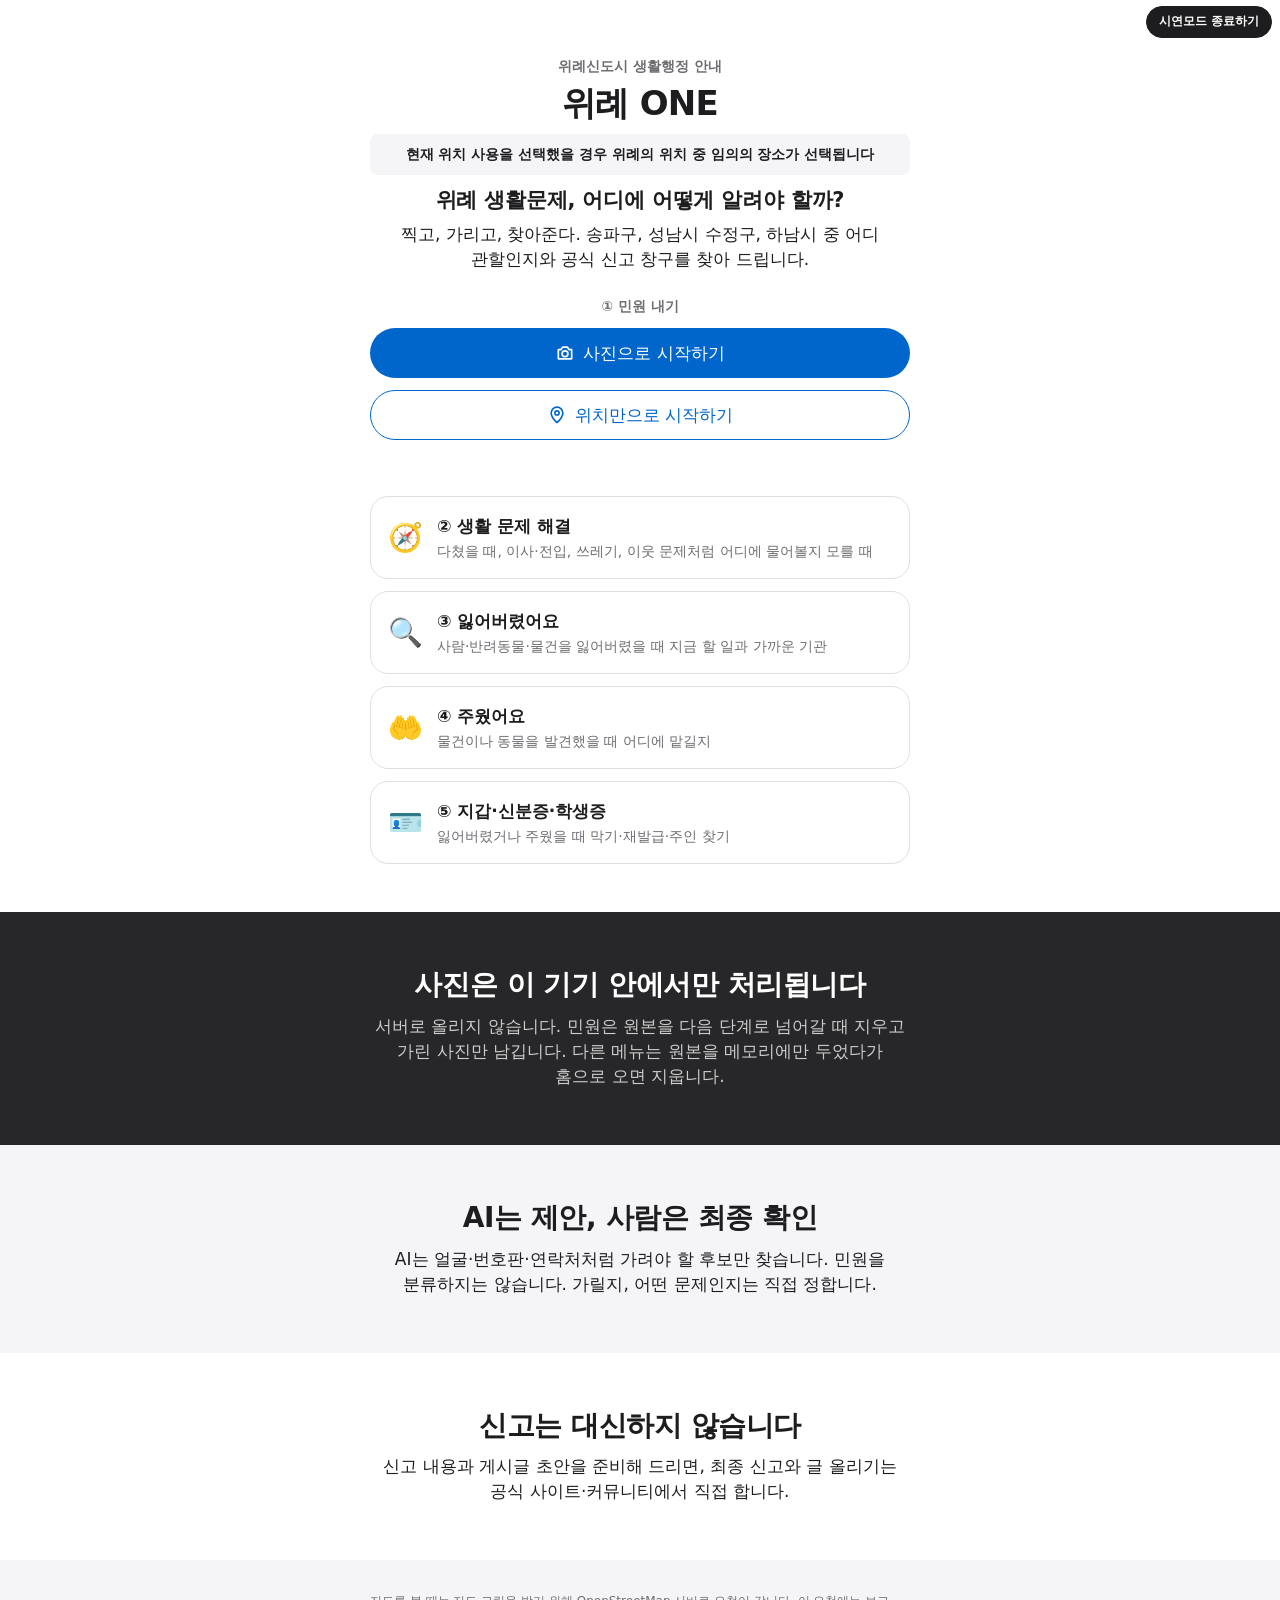
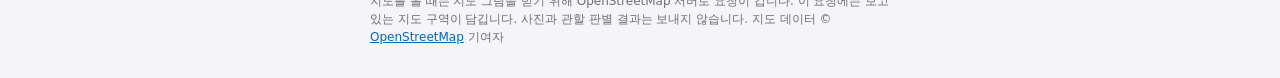
<file: index.html>
<!doctype html>
<html lang="ko"><head><meta charset="utf-8"><meta name="viewport" content="width=device-width, initial-scale=1">
<title>위례 ONE 시연</title>
<meta http-equiv="refresh" content="0; url=./app/?demo=1">
<script>location.replace('./app/?demo=1');</script></head>
<body><p><a href="./app/?demo=1">위례 ONE 시연 모드 열기</a></p></body></html>
</file>
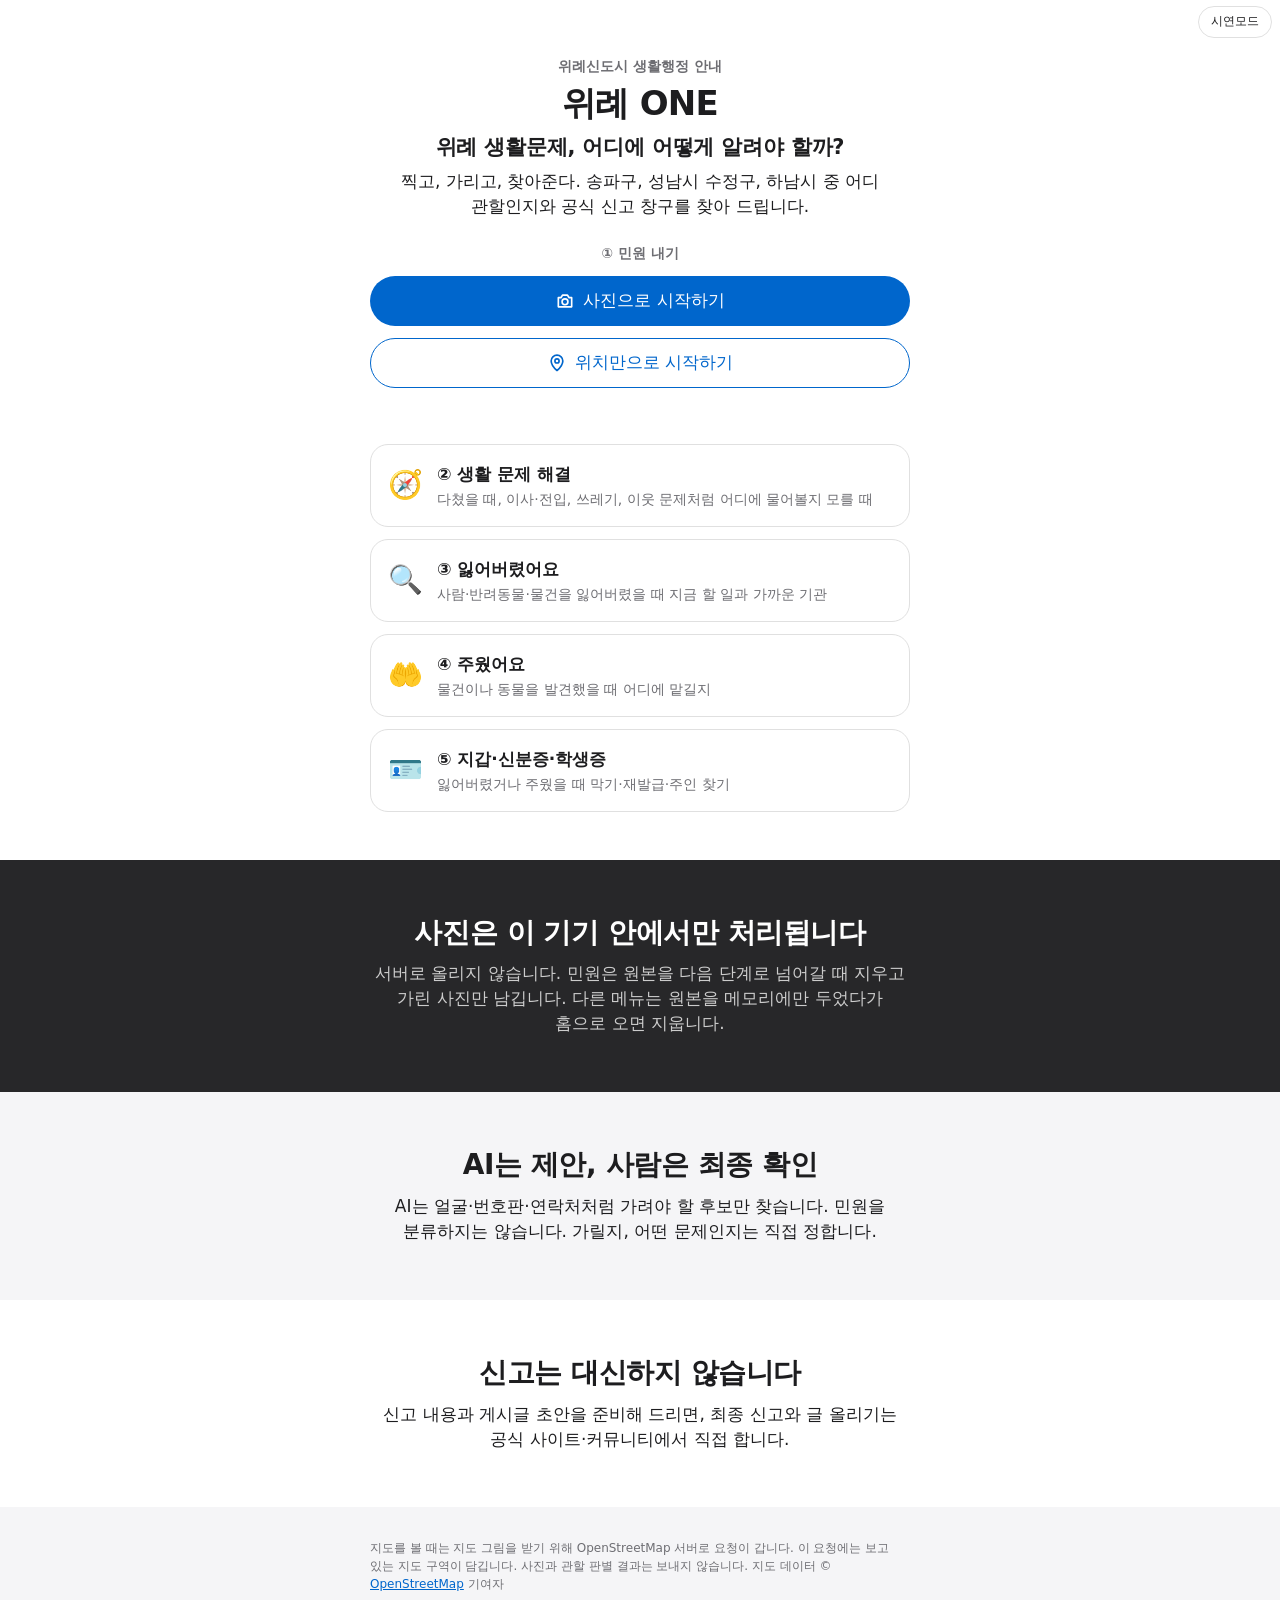
<file: app/index.html>
<!doctype html>
<html lang="ko">
  <head>
    <meta charset="UTF-8" />
    <meta name="viewport" content="width=device-width, initial-scale=1" />
    <meta name="theme-color" content="#000000" />
    <meta name="color-scheme" content="light" />
    <meta name="description" content="사진 한 장과 위치로, 개인정보를 가리고 위례 생활문제를 어디에 알릴지 찾아줍니다." />
    <link rel="icon" href="data:image/svg+xml,%3Csvg xmlns='http://www.w3.org/2000/svg' viewBox='0 0 32 32'%3E%3Crect width='32' height='32' rx='8' fill='%231d1d1f'/%3E%3Cpath d='M16 26s8-7 8-13a8 8 0 0 0-16 0c0 6 8 13 8 13z' fill='%23fff'/%3E%3C/svg%3E" />
    <title>위례 ONE</title>
    <script type="module" crossorigin src="./assets/index-DXLCvpnV.js"></script>
    <link rel="stylesheet" crossorigin href="./assets/index-BAMi6KSU.css">
  </head>
  <body>
    <div id="app" class="app"></div>
    <noscript>위례 ONE은 JavaScript가 켜져 있어야 동작합니다.</noscript>
  </body>
</html>
</file>
<file: app/assets/index-BAMi6KSU.css>
:root{--lightningcss-light:initial;--lightningcss-dark: ;color-scheme:light;--ink:#1d1d1f;--ink-muted:#6e6e73;--ink-disabled:#595959;--canvas:#fff;--parchment:#f5f5f7;--parchment-80:#f5f5f7cc;--hairline:#e0e0e0;--field-line:#86868b;--tile-dark:#272729;--nav-black:#000;--on-dark:#fff;--on-dark-muted:#ccc;--action:#06c;--focus:#0071e3;--action-on-dark:#2997ff;--jur-songpa:#1d5fd1;--jur-sujeong:#15803d;--jur-hanam:#c2410c;--mark-pending:#ffb020;--mark-done:#fff;--mark-scrim:#0000008c;--label-scrim:#1d1d1fe6;--photo-backdrop:#1d1d1f;--warn-ink:#7a4300;--warn-surface:#fff5e0;--danger-ink:#a1120b;--danger-surface:#fdeeed;--ok-ink:#0f6b2f;--ok-surface:#e8f5eb;--photo-shadow:#00000038 3px 5px 30px;--r-sm:8px;--r-lg:18px;--r-pill:9999px;--tap:44px;--column:540px;--gutter:20px;-webkit-text-size-adjust:100%;font-family:system-ui,-apple-system,BlinkMacSystemFont,Apple SD Gothic Neo,Malgun Gothic,Noto Sans KR,Segoe UI,Roboto,sans-serif;font-size:17px;font-weight:400;line-height:1.47}*{box-sizing:border-box}body{background:var(--canvas);color:var(--ink);word-break:keep-all;overflow-wrap:anywhere;margin:0}.app{flex-direction:column;min-height:100dvh;display:flex}a{color:var(--action)}:focus-visible{outline:2px solid var(--focus);outline-offset:2px}h1:focus{outline:none}.visually-hidden{clip-path:inset(50%);white-space:nowrap;width:1px;height:1px;position:absolute;overflow:hidden}.icon{flex:none;display:inline-flex}.app-bar{z-index:20;background:var(--nav-black);height:44px;color:var(--on-dark);position:sticky;top:0}.app-bar-inner{max-width:var(--column);align-items:center;height:100%;margin:0 auto;padding:0 8px;display:flex}.app-brand{font-size:14px;font-weight:600}.icon-btn{width:44px;height:44px;color:var(--on-dark);cursor:pointer;background:0 0;border:0;justify-content:center;align-items:center;display:inline-flex}.icon-btn:active{transform:scale(.95)}.icon-btn:focus-visible{outline-color:var(--action-on-dark);outline-offset:-4px}.steps{width:100%;max-width:var(--column);padding:12px var(--gutter) 0;gap:6px;margin:0 auto;list-style:none;display:flex}.step{border-top:2px solid var(--hairline);color:var(--ink-muted);flex:1;padding-top:6px;font-size:12px}.step.is-done{border-top-color:var(--ink)}.step.is-active{border-top-color:var(--ink);color:var(--ink);font-weight:600}.screen{flex-direction:column;flex:1;display:flex}.column{width:100%;max-width:var(--column);padding:24px var(--gutter) 32px;flex-direction:column;flex:1;gap:17px;margin:0 auto;display:flex}.screen-title{letter-spacing:-.015em;margin:0;font-size:28px;font-weight:600;line-height:1.2}.screen-lead{margin:0}.section-title{letter-spacing:-.01em;margin:16px 0 12px;font-size:21px;font-weight:600;line-height:1.25}.stack{flex-direction:column;gap:12px;display:flex}.stack-row{flex-wrap:wrap;gap:8px;display:flex}.hint{color:var(--ink-muted);margin:0;font-size:14px;line-height:1.43}.hint-strong{color:var(--ink);grid-column:1/-1;font-weight:600}.fine-print{color:var(--ink-muted);margin:0;font-size:12px;line-height:1.5}.cta-bar{z-index:10;background:var(--parchment-80);-webkit-backdrop-filter:saturate(180%)blur(20px);backdrop-filter:saturate(180%)blur(20px);position:sticky;bottom:0}.cta-bar:empty{display:none}.cta-bar-inner{max-width:var(--column);padding:10px var(--gutter) calc(10px + env(safe-area-inset-bottom));gap:8px;margin:0 auto;display:flex}.cta-bar .btn{flex:auto}.cta-bar .btn-secondary{white-space:nowrap;flex:none}.cta-bar .btn-grow{flex:2 1 0}.btn{min-height:var(--tap);border-radius:var(--r-pill);font:inherit;text-align:center;cursor:pointer;background:0 0;border:1px solid #0000;justify-content:center;align-items:center;gap:8px;padding:10px 22px;line-height:1.24;text-decoration:none;display:inline-flex}.btn:active:not(:disabled),.type-btn:active,.chip:active{transform:scale(.95)}.btn:disabled{background:var(--hairline);border-color:var(--hairline);color:var(--ink-disabled);cursor:not-allowed}.btn-primary{background:var(--action);color:var(--on-dark)}.btn-secondary{border-color:var(--action);color:var(--action)}.btn-text{color:var(--action)}.btn-large{width:100%;min-height:50px}.btn-small{padding:8px 16px;font-size:14px}.btn-block{width:100%}.btn-grow{flex:1 1 0;min-width:120px}.btn-span{grid-column:1/-1}.notice{border-radius:var(--r-sm);margin:0;padding:12px 14px;font-size:14px;line-height:1.43}.notice-info{background:var(--parchment);color:var(--ink)}.notice-warn{background:var(--warn-surface);color:var(--warn-ink);font-weight:600}.notice-danger{background:var(--danger-surface);color:var(--danger-ink);font-weight:600}.status-slot{flex-direction:column;gap:8px;display:flex}.status-slot:empty{display:none}.tile{padding:56px var(--gutter);text-align:center}.tile-inner{max-width:var(--column);margin:0 auto}.tile-light{background:var(--canvas);color:var(--ink)}.tile-parchment{background:var(--parchment);color:var(--ink)}.tile-dark{background:var(--tile-dark);color:var(--on-dark)}.tile-dark a{color:var(--action-on-dark)}.tile-eyebrow{color:var(--ink-muted);margin:0 0 8px;font-size:14px;font-weight:600}.tile-hero-title{letter-spacing:-.02em;margin:0;font-size:34px;font-weight:600;line-height:1.1}.tile-question{letter-spacing:-.01em;margin:12px 0 8px;font-size:21px;font-weight:600;line-height:1.3}.tile-sub{margin:0 0 24px}.tile-title{letter-spacing:-.015em;margin:0 0 12px;font-size:28px;font-weight:600;line-height:1.2}.tile-body{margin:0}.tile-dark .tile-body{color:var(--on-dark-muted)}.tile-footer{padding:32px var(--gutter);background:var(--parchment)}.tile-footer .fine-print{max-width:var(--column);margin:0 auto}@media (max-width:419px){.tile-hero-title{font-size:28px}.tile-title{font-size:24px}.tile{padding-top:48px;padding-bottom:48px}}.photo-body{flex-direction:column;gap:17px;display:flex}.sample-slot:empty{display:none}.sample-slot{flex-direction:column;gap:12px;display:flex}.sample-title{margin:0;font-size:17px;font-weight:600;line-height:1.24}.sample-group{flex-direction:column;gap:8px;display:flex}.sample-group-title{color:var(--ink-muted);margin:0;font-size:14px;font-weight:600}.sample-grid{grid-template-columns:1fr 1fr;gap:12px;display:grid}.sample-card{min-height:var(--tap);border:1px solid var(--hairline);border-radius:var(--r-lg);background:var(--canvas);color:var(--ink);font:inherit;text-align:left;cursor:pointer;flex-direction:column;gap:4px;padding:8px 8px 12px;display:flex}.sample-card:active{transform:scale(.95)}.sample-thumb{aspect-ratio:4/3;border-radius:var(--r-sm);background:var(--parchment);object-fit:cover;width:100%;margin-bottom:4px;display:block}.sample-label{font-size:14px;font-weight:600;line-height:1.29}.sample-note{color:var(--ink-muted);font-size:12px;line-height:1.4}.text-progress{flex-direction:column;gap:6px;display:flex}.text-progress .progress-bar{height:2px}.progress-box{border-radius:var(--r-sm);background:var(--parchment);padding:12px 14px;font-size:14px;line-height:1.43}.progress-box p{margin:8px 0 0}.progress-bar{border-radius:var(--r-pill);background:var(--hairline);height:4px;overflow:hidden}.progress-bar span{border-radius:var(--r-pill);background:var(--ink);width:40%;height:100%;animation:1.3s ease-in-out infinite progress;display:block}@keyframes progress{0%{transform:translate(-100%)}to{transform:translate(260%)}}@media (prefers-reduced-motion:reduce){.progress-bar span{opacity:.6;width:100%;animation:none}.btn:active:not(:disabled),.type-btn:active,.chip:active,.icon-btn:active,.sample-card:active{transform:none}}.stage{width:min(100%, calc(62vh * var(--ratio-n,1)));aspect-ratio:var(--ratio,1);background:var(--photo-backdrop);border-radius:var(--r-sm);-webkit-user-select:none;user-select:none;-webkit-touch-callout:none;margin:0 auto;position:relative}.stage.is-adding{touch-action:none;cursor:crosshair;outline:2px solid var(--focus);outline-offset:2px}.stage-canvas{border-radius:var(--r-sm);width:100%;height:100%;position:absolute;inset:0}.stage-overlay{position:absolute;inset:0}.stage.is-adding .region{pointer-events:none}.region{border:2px dashed var(--mark-pending);border-radius:var(--r-sm);outline:1px solid var(--mark-scrim);cursor:pointer;background:0 0;padding:0;position:absolute}.region:after{content:"";width:max(100%,44px);height:max(100%,44px);position:absolute;top:50%;left:50%;transform:translate(-50%,-50%)}.region:focus-visible{outline:2px solid var(--focus);outline-offset:2px}.region.is-redacted{border:2px solid var(--mark-done)}.region.is-current{outline:3px solid var(--mark-pending);outline-offset:3px}.stage-chips{pointer-events:none;position:absolute;inset:0}.region-chip{border-radius:var(--r-pill);background:var(--label-scrim);height:18px;color:var(--on-dark);text-align:center;font-size:12px;line-height:18px;position:absolute}.region.is-plain-text{border-width:1px}.region-delete{border-radius:var(--r-pill);background:var(--ink);width:22px;height:22px;color:var(--on-dark);justify-content:center;align-items:center;display:inline-flex;position:absolute;top:-11px;right:-11px}.draw-box{border:2px solid var(--mark-done);outline:1px solid var(--mark-scrim);border-radius:var(--r-sm);pointer-events:none;position:absolute}.tools{grid-template-columns:2fr 3fr;gap:8px;display:grid}.tools .btn{padding-inline:12px}.tools-note{grid-column:1/-1}.review{border:1px solid var(--hairline);border-radius:var(--r-lg);flex-direction:column;gap:12px;padding:17px;display:flex}.review-head{align-items:center;gap:12px;display:flex}.review-thumb{border-radius:var(--r-sm);background:var(--photo-backdrop);flex:none}.review-count{color:var(--ink-muted);margin:0;font-size:14px}.review-name{margin:0;font-weight:600}.region-list{flex-direction:column;margin:0;padding:0;list-style:none;display:flex}.region-row{border-top:1px solid var(--hairline);justify-content:space-between;align-items:center;gap:12px;padding:8px 0;display:flex}.region-row-text{flex-direction:column;display:flex}.region-row-text strong{font-weight:600}.region-row-text small{color:var(--ink-muted);font-size:14px}.region-row .btn{flex:none;min-width:88px}.region-group{border-top:1px solid var(--hairline)}.region-group-head{justify-content:space-between;align-items:center;gap:12px;padding:8px 0;display:flex}.region-group-head .btn{flex:none}.region-group-toggle{min-height:var(--tap);color:var(--ink);font:inherit;text-align:left;cursor:pointer;background:0 0;border:0;flex-direction:column;flex:1;padding:0;display:flex}.region-group-toggle strong{font-weight:600}.region-group-toggle small{color:var(--action);font-size:14px}.region-sublist{padding-left:12px}.map{border-radius:var(--r-lg);background:var(--parchment);z-index:0;height:min(50vh,400px);min-height:280px}.map-pin{background:0 0;border:0}.leaflet-container{font:inherit}.leaflet-container .leaflet-control-attribution{font-size:12px}.leaflet-bar a{width:44px!important;height:44px!important;color:var(--ink)!important;line-height:44px!important}.leaflet-tooltip.map-label{border-radius:var(--r-pill);background:var(--label-scrim);box-shadow:none;color:var(--on-dark);border:0;padding:2px 8px;font-size:12px}.leaflet-tooltip.map-label:before{display:none}.legend{flex-wrap:wrap;gap:4px 16px;margin:-8px 0 0;padding:0;font-size:14px;list-style:none;display:flex}.jur-label{align-items:center;gap:6px;display:inline-flex}.jur-dot{border-radius:var(--r-pill);background:var(--ink-muted);flex:none;width:10px;height:10px}.jur-songpa{background:var(--jur-songpa)}.jur-sujeong{background:var(--jur-sujeong)}.jur-hanam{background:var(--jur-hanam)}.location-result{flex-direction:column;gap:8px;display:flex}.result-sentence{letter-spacing:-.01em;margin:0;font-size:21px;font-weight:600;line-height:1.3}.override{border:1px solid var(--hairline);border-radius:var(--r-lg);padding:0 17px}.override summary{min-height:var(--tap);color:var(--action);cursor:pointer;align-items:center;display:flex}.override-grid{grid-template-columns:1fr 1fr;gap:8px;padding-bottom:17px;display:grid}.chip{min-height:var(--tap);border:1px solid var(--hairline);border-radius:var(--r-pill);background:var(--canvas);color:var(--ink);font:inherit;cursor:pointer;padding:8px 12px;font-size:14px}.chip.is-selected{border:2px solid var(--focus);padding:7px 11px;font-weight:600}.type-grid{grid-template-columns:1fr 1fr;gap:12px;display:grid}.type-btn{border:1px solid var(--hairline);border-radius:var(--r-lg);background:var(--canvas);min-height:88px;color:var(--ink);font:inherit;cursor:pointer;padding:17px;font-weight:600;line-height:1.24}.type-btn.is-selected{border:2px solid var(--focus);padding:16px}.result-figure{margin:8px 0 12px}.result-photo{object-fit:contain;border-radius:var(--r-sm);background:var(--photo-backdrop);width:100%;height:auto;max-height:60vh;box-shadow:var(--photo-shadow);display:block}.result-figure figcaption{padding-top:12px}.facts{margin:0}.facts>div{border-top:1px solid var(--hairline);gap:12px;padding:12px 0;display:flex}.facts>div:first-child{border-top:0}.facts dt{width:72px;color:var(--ink-muted);flex:none;font-size:14px;line-height:1.75}.facts dd{margin:0;font-weight:600}.facts-note{color:var(--ink-muted);margin-top:2px;font-size:14px;font-weight:400;display:block}.tag-warn{border-radius:var(--r-pill);background:var(--warn-surface);width:-moz-fit-content;width:fit-content;color:var(--warn-ink);margin:0;padding:2px 10px;font-size:14px;font-weight:600;display:inline-block}.channel{border:1px solid var(--hairline);border-radius:var(--r-lg);flex-direction:column;align-items:flex-start;gap:8px;margin-bottom:12px;padding:24px;display:flex}.channel-first{border-color:var(--tile-dark);background:var(--tile-dark);color:var(--on-dark)}.channel-first .hint{color:var(--on-dark-muted)}.channel-first a{color:var(--action-on-dark)}.channel-first a:focus-visible{outline-color:var(--action-on-dark)}.channel-rank{color:var(--on-dark-muted);margin:0;font-size:14px;font-weight:600}.channel-name{margin:0;font-size:17px;font-weight:600;line-height:1.24}.channel-first .channel-name{letter-spacing:-.015em;font-size:24px;line-height:1.2}.channel-reason{margin:0}.channel-phone{margin:0;font-size:14px}.channel-phone a,.facts-note a{min-height:var(--tap);padding:11px 0;display:inline-block}.draft{border:1px solid var(--field-line);border-radius:var(--r-lg);background:var(--canvas);width:100%;color:var(--ink);font:inherit;resize:vertical;margin-top:12px;padding:17px;display:block}.action-status{min-height:1.5em;margin:0;font-size:14px;font-weight:600}.dialog{border-radius:var(--r-lg);width:min(100vw - 32px,420px);color:var(--ink);border:0;padding:24px}.dialog::backdrop{background:#0000008c}.dialog-title{letter-spacing:-.01em;margin:0 0 8px;font-size:21px;font-weight:600;line-height:1.25}.dialog-body{margin:0 0 17px}.dialog-actions{flex-direction:column;gap:8px;display:flex}.leaflet-touch .leaflet-bar,.leaflet-bar{border:1px solid var(--hairline);border-radius:var(--r-sm);box-shadow:none}.stack-lg{flex-direction:column;gap:17px;display:flex}.demo-toggle{top:6px;right:max(8px, env(safe-area-inset-right));z-index:40;border:1px solid var(--hairline);border-radius:var(--r-pill);background:var(--canvas);min-height:32px;color:var(--ink);font:inherit;cursor:pointer;padding:4px 12px;font-size:12px;position:fixed}.demo-toggle:after{content:"";position:absolute;inset:-6px}.demo-toggle.is-on{border-color:var(--ink);background:var(--ink);color:var(--on-dark);font-weight:600}.demo-toggle:active{transform:scale(.95)}.app.is-demo .app-brand:after{content:" · 시연";color:var(--on-dark-muted);font-weight:400}.demo-banner{border-radius:var(--r-sm);background:var(--parchment);margin:12px 0 0;padding:10px 14px;font-size:14px;font-weight:600}.status-line{border-radius:var(--r-sm);align-items:flex-start;gap:10px;margin:0;padding:12px 14px;font-size:14px;font-weight:600;line-height:1.43;display:flex}.status-ok{background:var(--ok-surface);color:var(--ok-ink)}.status-bad{background:var(--danger-surface);color:var(--danger-ink)}.status-mark{border-radius:var(--r-pill);width:20px;height:20px;color:var(--on-dark);flex:none;justify-content:center;align-items:center;font-size:13px;font-weight:700;display:inline-flex}.status-ok .status-mark{background:var(--ok-ink)}.status-bad .status-mark{background:var(--danger-ink)}.btn-inline{align-self:flex-start;padding-inline:0}.guide-list{margin:0 0 17px;padding-left:20px;font-size:14px;line-height:1.5}.guide-list li+li{margin-top:6px}.loc-methods{grid-template-columns:1fr 1fr;gap:8px;display:grid}.loc-method{border:1px solid var(--hairline);border-radius:var(--r-lg);background:var(--canvas);min-height:52px;color:var(--action);font:inherit;text-align:left;cursor:pointer;align-items:center;gap:8px;padding:8px 12px;font-size:14px;font-weight:600;display:flex}.loc-method:active:not(:disabled){transform:scale(.95)}.loc-method:disabled{color:var(--ink-disabled);cursor:wait}.loc-search{flex-direction:column;gap:8px;display:flex}.search-box{min-height:var(--tap);border:1px solid var(--field-line);border-radius:var(--r-pill);color:var(--ink-muted);align-items:center;gap:8px;padding:0 16px;display:flex}.search-input{min-width:0;min-height:42px;color:var(--ink);font:inherit;background:0 0;border:0;flex:1}.search-input:focus{outline:none}.search-box:focus-within{outline:2px solid var(--focus);outline-offset:2px}.search-results{flex-direction:column;margin:0;padding:0;list-style:none;display:flex}.search-results:empty{display:none}.search-result{width:100%;min-height:var(--tap);border:0;border-top:1px solid var(--hairline);color:var(--ink);font:inherit;text-align:left;cursor:pointer;background:0 0;flex-direction:column;padding:8px 4px;display:flex}.search-result small{color:var(--ink-muted);font-size:14px}.type-group{flex-direction:column;gap:8px;display:flex}.type-group-title{color:var(--ink-muted);margin:8px 0 0;font-size:14px;font-weight:600}.menu-no{color:var(--ink-muted);margin:0 0 12px;font-size:14px;font-weight:600}.menu-section{padding:0 var(--gutter) 48px;background:var(--canvas)}.menu-grid,.life-grid{max-width:var(--column);grid-template-columns:1fr;gap:12px;margin:0 auto;display:grid}.menu-card,.life-card{border:1px solid var(--hairline);border-radius:var(--r-lg);background:var(--canvas);min-height:72px;color:var(--ink);align-items:center;gap:14px;padding:17px;text-decoration:none;display:flex}.menu-card:active,.life-card:active{transform:scale(.98)}.menu-emoji{flex:none;font-size:28px;line-height:1}.menu-text{flex-direction:column;gap:2px;display:flex}.menu-text strong{font-weight:600}.menu-text small{color:var(--ink-muted);font-size:14px;line-height:1.43}.cat-grid{grid-template-columns:1fr 1fr;gap:10px;display:grid}.cat-btn{border:1px solid var(--hairline);border-radius:var(--r-lg);background:var(--canvas);min-height:84px;color:var(--ink);font:inherit;text-align:left;cursor:pointer;flex-direction:column;align-items:flex-start;gap:6px;padding:14px;font-weight:600;line-height:1.24;display:flex}.cat-btn.is-selected{border:2px solid var(--focus);padding:13px}.cat-btn:active{transform:scale(.95)}.cat-urgent{background:var(--danger-surface);border-color:var(--danger-surface);color:var(--danger-ink);grid-column:1/-1}.cat-emoji{font-size:24px;line-height:1}.chip-row{flex-wrap:wrap;gap:8px;display:flex}.chip-row .chip{align-items:center;text-decoration:none;display:inline-flex}.chip-static{border-radius:var(--r-pill);background:var(--parchment);flex:none;padding:2px 10px;font-size:12px;font-weight:600}.check-row{min-height:var(--tap);align-items:center;gap:10px;font-weight:600;display:flex}.check-row input,.check-box{width:22px;height:22px;accent-color:var(--action);flex:none}.field-label{font-weight:600}.text-input{width:100%;min-height:var(--tap);border:1px solid var(--field-line);border-radius:var(--r-sm);background:var(--canvas);color:var(--ink);font:inherit;padding:10px 16px}.checklist{flex-direction:column;gap:12px;display:flex}.check-group{border-radius:var(--r-lg);background:var(--parchment);padding:17px}.check-now{background:var(--warn-surface)}.check-title{margin:0 0 8px;font-size:17px;font-weight:600}.check-list{flex-direction:column;gap:10px;margin:0;padding:0;list-style:none;display:flex}.check-item{align-items:flex-start;gap:10px;display:flex}.check-item .check-box{margin-top:2px}.check-body{flex-direction:column;gap:6px;display:flex}.check-item input:checked+.check-body label{color:var(--ink-muted);text-decoration:line-through}.agency,.community{border:1px solid var(--hairline);border-radius:var(--r-lg);flex-direction:column;gap:6px;padding:17px;display:flex}.agency-head{justify-content:space-between;align-items:baseline;gap:12px;display:flex}.agency-name{margin:0;font-size:17px;font-weight:600;line-height:1.24}.agency-dist{color:var(--ink-muted);flex:none;font-size:14px;font-weight:600}.agency-note{margin:0;font-size:14px}.jur-columns{grid-template-columns:1fr;gap:17px;display:grid}.jur-column{flex-direction:column;gap:8px;display:flex}.share-pick{border:0;grid-template-columns:1fr 1fr;gap:10px;margin:0;padding:0;display:grid}.share-option{border:1px solid var(--hairline);border-radius:var(--r-lg);cursor:pointer;flex-direction:column;gap:4px;padding:8px 8px 12px;display:flex;position:relative}.share-option:has(input:checked){border:2px solid var(--focus);padding:7px 7px 11px}.share-option input{width:20px;height:20px;accent-color:var(--action);position:absolute;top:14px;left:14px}.share-option:focus-within{outline:2px solid var(--focus);outline-offset:2px}.share-thumb{aspect-ratio:1;object-fit:cover;border-radius:var(--r-sm);background:var(--photo-backdrop);width:100%;height:auto;display:block}.share-option-label{font-weight:600}.share-option small{color:var(--ink-muted);font-size:12px}.dialog-warn{width:min(100vw - 24px,460px);max-height:calc(100dvh - 24px);overflow-y:auto}.warn-text{border-radius:var(--r-sm);background:var(--danger-surface);color:var(--danger-ink);padding:12px 14px;font-size:14px;line-height:1.5}.radio-group{border:1px solid var(--hairline);border-radius:var(--r-sm);flex-direction:column;gap:4px;margin:0 0 8px;padding:12px 14px;display:flex}.radio-group legend{padding:0 4px;font-size:14px;font-weight:600}.radio-row{min-height:var(--tap);align-items:center;gap:10px;display:flex}.radio-row input{width:20px;height:20px;accent-color:var(--action)}.dialog form{margin-bottom:17px}.flyer-preview{border:1px solid var(--hairline);border-radius:var(--r-sm);width:100%;height:auto;display:block}.btn-urgent{background:var(--danger-ink);color:var(--on-dark)}@media (max-width:359px){.loc-methods,.cat-grid,.share-pick{grid-template-columns:1fr}}[hidden]{display:none!important}.leaflet-pane,.leaflet-tile,.leaflet-marker-icon,.leaflet-marker-shadow,.leaflet-tile-container,.leaflet-pane>svg,.leaflet-pane>canvas,.leaflet-zoom-box,.leaflet-image-layer,.leaflet-layer{position:absolute;top:0;left:0}.leaflet-container{overflow:hidden}.leaflet-tile,.leaflet-marker-icon,.leaflet-marker-shadow{-webkit-user-select:none;user-select:none;-webkit-user-drag:none}.leaflet-tile::selection{background:0 0}.leaflet-safari .leaflet-tile{image-rendering:-webkit-optimize-contrast}.leaflet-safari .leaflet-tile-container{-webkit-transform-origin:0 0;width:1600px;height:1600px}.leaflet-marker-icon,.leaflet-marker-shadow{display:block}.leaflet-container .leaflet-overlay-pane svg{max-width:none!important;max-height:none!important}.leaflet-container .leaflet-marker-pane img,.leaflet-container .leaflet-shadow-pane img,.leaflet-container .leaflet-tile-pane img,.leaflet-container img.leaflet-image-layer,.leaflet-container .leaflet-tile{width:auto;padding:0;max-width:none!important;max-height:none!important}.leaflet-container img.leaflet-tile{mix-blend-mode:plus-lighter}.leaflet-container.leaflet-touch-zoom{-ms-touch-action:pan-x pan-y;touch-action:pan-x pan-y}.leaflet-container.leaflet-touch-drag{-ms-touch-action:pinch-zoom;touch-action:none;touch-action:pinch-zoom}.leaflet-container.leaflet-touch-drag.leaflet-touch-zoom{-ms-touch-action:none;touch-action:none}.leaflet-container{-webkit-tap-highlight-color:transparent}.leaflet-container a{-webkit-tap-highlight-color:#33b5e566}.leaflet-tile{filter:inherit;visibility:hidden}.leaflet-tile-loaded{visibility:inherit}.leaflet-zoom-box{box-sizing:border-box;z-index:800;width:0;height:0}.leaflet-overlay-pane svg{-moz-user-select:none}.leaflet-pane{z-index:400}.leaflet-tile-pane{z-index:200}.leaflet-overlay-pane{z-index:400}.leaflet-shadow-pane{z-index:500}.leaflet-marker-pane{z-index:600}.leaflet-tooltip-pane{z-index:650}.leaflet-popup-pane{z-index:700}.leaflet-map-pane canvas{z-index:100}.leaflet-map-pane svg{z-index:200}.leaflet-vml-shape{width:1px;height:1px}.lvml{behavior:url(#default#VML);display:inline-block;position:absolute}.leaflet-control{z-index:800;pointer-events:visiblePainted;pointer-events:auto;position:relative}.leaflet-top,.leaflet-bottom{z-index:1000;pointer-events:none;position:absolute}.leaflet-top{top:0}.leaflet-right{right:0}.leaflet-bottom{bottom:0}.leaflet-left{left:0}.leaflet-control{float:left;clear:both}.leaflet-right .leaflet-control{float:right}.leaflet-top .leaflet-control{margin-top:10px}.leaflet-bottom .leaflet-control{margin-bottom:10px}.leaflet-left .leaflet-control{margin-left:10px}.leaflet-right .leaflet-control{margin-right:10px}.leaflet-fade-anim .leaflet-popup{opacity:0;transition:opacity .2s linear}.leaflet-fade-anim .leaflet-map-pane .leaflet-popup{opacity:1}.leaflet-zoom-animated{transform-origin:0 0}svg.leaflet-zoom-animated{will-change:transform}.leaflet-zoom-anim .leaflet-zoom-animated{-webkit-transition:-webkit-transform .25s cubic-bezier(0,0,.25,1);-moz-transition:-moz-transform .25s cubic-bezier(0,0,.25,1);transition:transform .25s cubic-bezier(0,0,.25,1)}.leaflet-zoom-anim .leaflet-tile,.leaflet-pan-anim .leaflet-tile{transition:none}.leaflet-zoom-anim .leaflet-zoom-hide{visibility:hidden}.leaflet-interactive{cursor:pointer}.leaflet-grab{cursor:-webkit-grab;cursor:-moz-grab;cursor:grab}.leaflet-crosshair,.leaflet-crosshair .leaflet-interactive{cursor:crosshair}.leaflet-popup-pane,.leaflet-control{cursor:auto}.leaflet-dragging .leaflet-grab,.leaflet-dragging .leaflet-grab .leaflet-interactive,.leaflet-dragging .leaflet-marker-draggable{cursor:move;cursor:-webkit-grabbing;cursor:-moz-grabbing;cursor:grabbing}.leaflet-marker-icon,.leaflet-marker-shadow,.leaflet-image-layer,.leaflet-pane>svg path,.leaflet-tile-container{pointer-events:none}.leaflet-marker-icon.leaflet-interactive,.leaflet-image-layer.leaflet-interactive,.leaflet-pane>svg path.leaflet-interactive,svg.leaflet-image-layer.leaflet-interactive path{pointer-events:visiblePainted;pointer-events:auto}.leaflet-container{outline-offset:1px;background:#ddd}.leaflet-container a{color:#0078a8}.leaflet-zoom-box{background:#ffffff80;border:2px dotted #38f}.leaflet-container{font-family:Helvetica Neue,Arial,Helvetica,sans-serif;font-size:.75rem;line-height:1.5}.leaflet-bar{border-radius:4px;box-shadow:0 1px 5px #000000a6}.leaflet-bar a{text-align:center;color:#000;background-color:#fff;border-bottom:1px solid #ccc;width:26px;height:26px;line-height:26px;text-decoration:none;display:block}.leaflet-bar a,.leaflet-control-layers-toggle{background-position:50%;background-repeat:no-repeat;display:block}.leaflet-bar a:hover,.leaflet-bar a:focus{background-color:#f4f4f4}.leaflet-bar a:first-child{border-top-left-radius:4px;border-top-right-radius:4px}.leaflet-bar a:last-child{border-bottom:none;border-bottom-right-radius:4px;border-bottom-left-radius:4px}.leaflet-bar a.leaflet-disabled{cursor:default;color:#bbb;background-color:#f4f4f4}.leaflet-touch .leaflet-bar a{width:30px;height:30px;line-height:30px}.leaflet-touch .leaflet-bar a:first-child{border-top-left-radius:2px;border-top-right-radius:2px}.leaflet-touch .leaflet-bar a:last-child{border-bottom-right-radius:2px;border-bottom-left-radius:2px}.leaflet-control-zoom-in,.leaflet-control-zoom-out{text-indent:1px;font:700 18px Lucida Console,Monaco,monospace}.leaflet-touch .leaflet-control-zoom-in,.leaflet-touch .leaflet-control-zoom-out{font-size:22px}.leaflet-control-layers{background:#fff;border-radius:5px;box-shadow:0 1px 5px #0006}.leaflet-control-layers-toggle{background-image:url([data-uri]);width:36px;height:36px}.leaflet-retina .leaflet-control-layers-toggle{background-image:url([data-uri]);background-size:26px 26px}.leaflet-touch .leaflet-control-layers-toggle{width:44px;height:44px}.leaflet-control-layers .leaflet-control-layers-list,.leaflet-control-layers-expanded .leaflet-control-layers-toggle{display:none}.leaflet-control-layers-expanded .leaflet-control-layers-list{display:block;position:relative}.leaflet-control-layers-expanded{color:#333;background:#fff;padding:6px 10px 6px 6px}.leaflet-control-layers-scrollbar{padding-right:5px;overflow:hidden scroll}.leaflet-control-layers-selector{margin-top:2px;position:relative;top:1px}.leaflet-control-layers label{font-size:1.08333em;display:block}.leaflet-control-layers-separator{border-top:1px solid #ddd;height:0;margin:5px -10px 5px -6px}.leaflet-default-icon-path{background-image:url([data-uri])}.leaflet-container .leaflet-control-attribution{background:#fffc;margin:0}.leaflet-control-attribution,.leaflet-control-scale-line{color:#333;padding:0 5px;line-height:1.4}.leaflet-control-attribution a{text-decoration:none}.leaflet-control-attribution a:hover,.leaflet-control-attribution a:focus{text-decoration:underline}.leaflet-attribution-flag{width:1em;height:.6669em;vertical-align:baseline!important;display:inline!important}.leaflet-left .leaflet-control-scale{margin-left:5px}.leaflet-bottom .leaflet-control-scale{margin-bottom:5px}.leaflet-control-scale-line{white-space:nowrap;box-sizing:border-box;text-shadow:1px 1px #fff;background:#fffc;border:2px solid #777;border-top:none;padding:2px 5px 1px;line-height:1.1}.leaflet-control-scale-line:not(:first-child){border-top:2px solid #777;border-bottom:none;margin-top:-2px}.leaflet-control-scale-line:not(:first-child):not(:last-child){border-bottom:2px solid #777}.leaflet-touch .leaflet-control-attribution,.leaflet-touch .leaflet-control-layers,.leaflet-touch .leaflet-bar{box-shadow:none}.leaflet-touch .leaflet-control-layers,.leaflet-touch .leaflet-bar{background-clip:padding-box;border:2px solid #0003}.leaflet-popup{text-align:center;margin-bottom:20px;position:absolute}.leaflet-popup-content-wrapper{text-align:left;border-radius:12px;padding:1px}.leaflet-popup-content{min-height:1px;margin:13px 24px 13px 20px;font-size:1.08333em;line-height:1.3}.leaflet-popup-content p{margin:1.3em 0}.leaflet-popup-tip-container{pointer-events:none;width:40px;height:20px;margin-top:-1px;margin-left:-20px;position:absolute;left:50%;overflow:hidden}.leaflet-popup-tip{pointer-events:auto;width:17px;height:17px;margin:-10px auto 0;padding:1px;transform:rotate(45deg)}.leaflet-popup-content-wrapper,.leaflet-popup-tip{color:#333;background:#fff;box-shadow:0 3px 14px #0006}.leaflet-container a.leaflet-popup-close-button{text-align:center;color:#757575;background:0 0;border:none;width:24px;height:24px;font:16px/24px Tahoma,Verdana,sans-serif;text-decoration:none;position:absolute;top:0;right:0}.leaflet-container a.leaflet-popup-close-button:hover,.leaflet-container a.leaflet-popup-close-button:focus{color:#585858}.leaflet-popup-scrolled{overflow:auto}.leaflet-oldie .leaflet-popup-content-wrapper{-ms-zoom:1}.leaflet-oldie .leaflet-popup-tip{-ms-filter:"progid:DXImageTransform.Microsoft.Matrix(M11=0.70710678, M12=0.70710678, M21=-0.70710678, M22=0.70710678)";width:24px;filter:progid:DXImageTransform.Microsoft.Matrix(M11=.707107, M12=.707107, M21=-.707107, M22=.707107);margin:0 auto}.leaflet-oldie .leaflet-control-zoom,.leaflet-oldie .leaflet-control-layers,.leaflet-oldie .leaflet-popup-content-wrapper,.leaflet-oldie .leaflet-popup-tip{border:1px solid #999}.leaflet-div-icon{background:#fff;border:1px solid #666}.leaflet-tooltip{color:#222;white-space:nowrap;-webkit-user-select:none;user-select:none;pointer-events:none;background-color:#fff;border:1px solid #fff;border-radius:3px;padding:6px;position:absolute;box-shadow:0 1px 3px #0006}.leaflet-tooltip.leaflet-interactive{cursor:pointer;pointer-events:auto}.leaflet-tooltip-top:before,.leaflet-tooltip-bottom:before,.leaflet-tooltip-left:before,.leaflet-tooltip-right:before{pointer-events:none;content:"";background:0 0;border:6px solid #0000;position:absolute}.leaflet-tooltip-bottom{margin-top:6px}.leaflet-tooltip-top{margin-top:-6px}.leaflet-tooltip-bottom:before,.leaflet-tooltip-top:before{margin-left:-6px;left:50%}.leaflet-tooltip-top:before{border-top-color:#fff;margin-bottom:-12px;bottom:0}.leaflet-tooltip-bottom:before{border-bottom-color:#fff;margin-top:-12px;margin-left:-6px;top:0}.leaflet-tooltip-left{margin-left:-6px}.leaflet-tooltip-right{margin-left:6px}.leaflet-tooltip-left:before,.leaflet-tooltip-right:before{margin-top:-6px;top:50%}.leaflet-tooltip-left:before{border-left-color:#fff;margin-right:-12px;right:0}.leaflet-tooltip-right:before{border-right-color:#fff;margin-left:-12px;left:0}@media print{.leaflet-control{-webkit-print-color-adjust:exact;-moz-print-color-adjust:exact;print-color-adjust:exact}}
</file>
